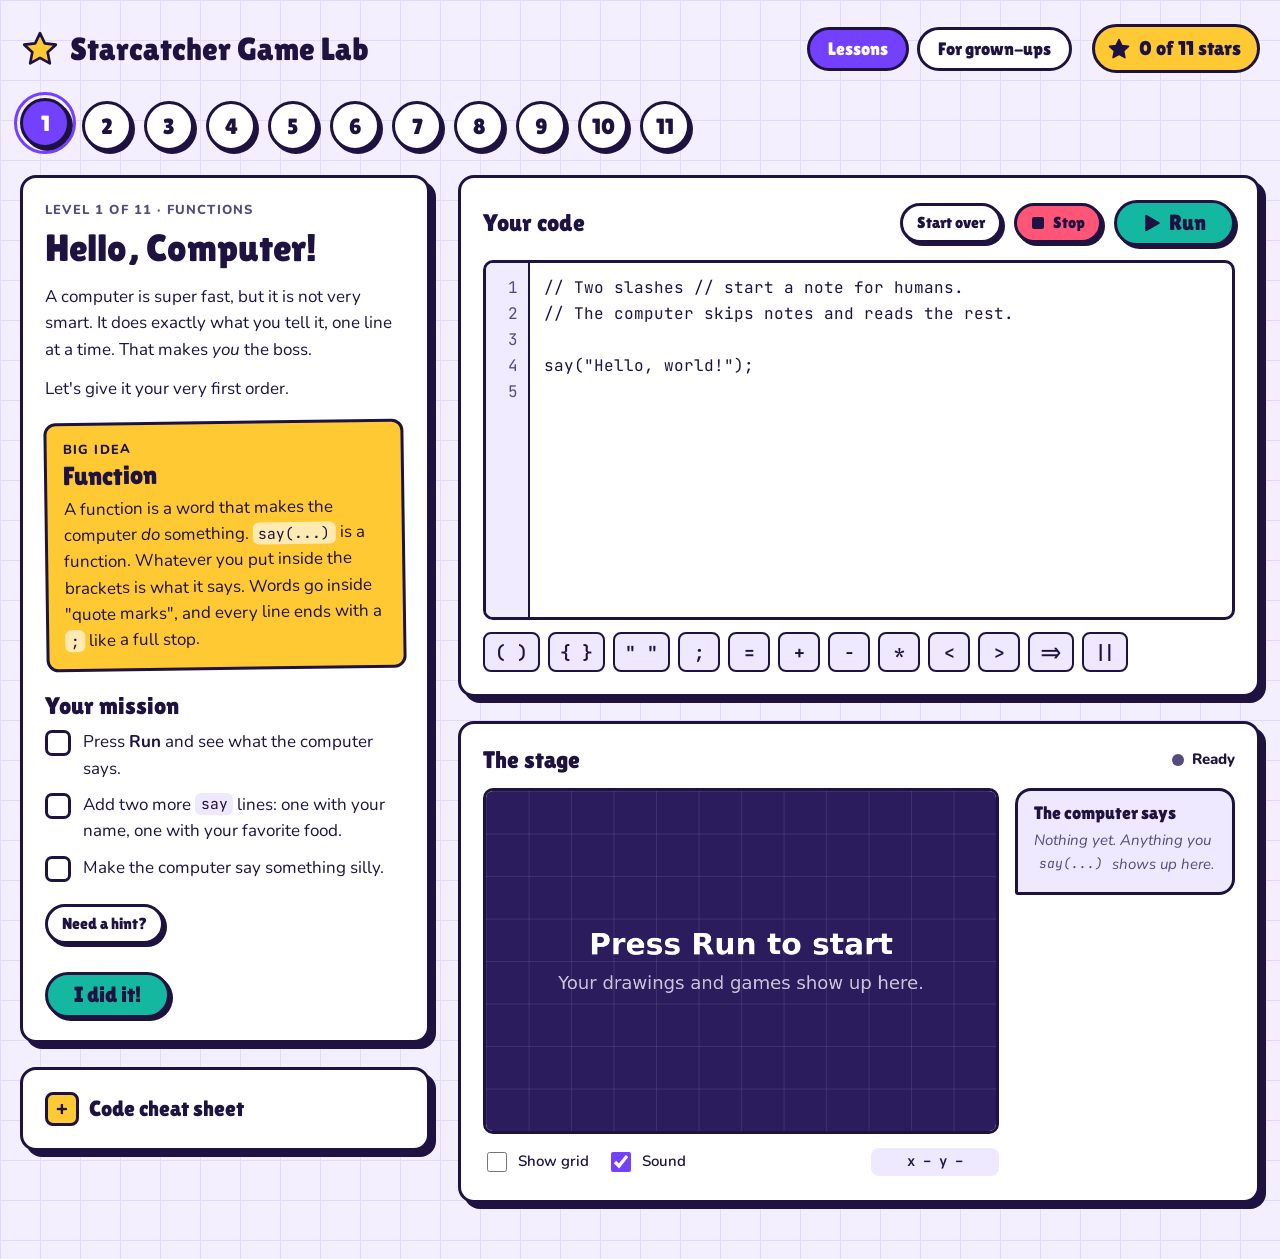
<file: index.html>
<!doctype html>
<html lang="en">
<head>
<meta charset="utf-8">
<meta name="viewport" content="width=device-width, initial-scale=1">
<title>Starcatcher Game Lab</title>
<link rel="stylesheet" href="https://fonts.googleapis.com/css2?family=JetBrains+Mono:wght@400;600&family=Lilita+One&family=Nunito:wght@400;600;800&display=swap">
<style>
/* Layout concept: a game-maker's workbench on graph paper. Lesson sheet on the left,
   editor over a live stage on the right. Chunky outlines and hard shadows, like stickers. */
:root {
  --bg: #F3EFFF;
  --grid: #E2DAFB;
  --panel: #FFFFFF;
  --panel-2: #EFE9FF;
  --ink: #1E1240;
  --ink-soft: #554A7E;
  --line: #1E1240;
  --shadow: #1E1240;
  --grape: #7440FF;
  --on-grape: #FFFFFF;
  --sun: #FFC933;
  --mint: #14B8A0;
  --coral: #FF5577;
  --on-bright: #1E1240;
  --code-bg: #FFFFFF;
  --code-ink: #1E1240;
  --gutter: #F0EBFF;
  --err-bg: #FFE3E9;
  --ok-bg: #D9F7F0;
  --font-display: "Lilita One", "Arial Rounded MT Bold", "Trebuchet MS", system-ui, sans-serif;
  --font-body: "Nunito", "Segoe UI", system-ui, sans-serif;
  --font-code: "JetBrains Mono", "SFMono-Regular", Menlo, Consolas, monospace;
}
@media (prefers-color-scheme: dark) {
  :root:not([data-theme="light"]) {
    --bg: #130A2B;
    --grid: #1E1347;
    --panel: #1F1445;
    --panel-2: #2B1C5E;
    --ink: #F2EDFF;
    --ink-soft: #B9AEE0;
    --line: #7762DB;
    --shadow: #07031A;
    --grape: #A98BFF;
    --on-grape: #190F3A;
    --code-bg: #120A2A;
    --code-ink: #F2EDFF;
    --gutter: #1A1038;
    --err-bg: #4A1630;
    --ok-bg: #0F3A3A;
    color-scheme: dark;
  }
}
:root[data-theme="dark"] {
  --bg: #130A2B;
  --grid: #1E1347;
  --panel: #1F1445;
  --panel-2: #2B1C5E;
  --ink: #F2EDFF;
  --ink-soft: #B9AEE0;
  --line: #7762DB;
  --shadow: #07031A;
  --grape: #A98BFF;
  --on-grape: #190F3A;
  --code-bg: #120A2A;
  --code-ink: #F2EDFF;
  --gutter: #1A1038;
  --err-bg: #4A1630;
  --ok-bg: #0F3A3A;
  color-scheme: dark;
}

[hidden] { display: none !important; }
* { box-sizing: border-box; }
body {
  margin: 0;
  background-color: var(--bg);
  background-image:
    linear-gradient(var(--grid) 1px, transparent 1px),
    linear-gradient(90deg, var(--grid) 1px, transparent 1px);
  background-size: 40px 40px;
  color: var(--ink);
  font-family: var(--font-body);
  font-size: 17px;
  line-height: 1.55;
  padding-inline: 16px;
  padding-block: 16px 56px;
  min-height: 100%;
}
.wrap { max-width: 1240px; margin-inline: auto; }
h1, h2, h3 { font-family: var(--font-display); font-weight: 400; line-height: 1.15; margin: 0; text-wrap: balance; }
p { margin: 0 0 .8em; }
code {
  font-family: var(--font-code);
  font-size: .86em;
  font-variant-ligatures: none;
  background: var(--panel-2);
  padding: .1em .38em;
  border-radius: 6px;
  overflow-wrap: anywhere;
}
button { font-family: inherit; color: inherit; touch-action: manipulation; }
:focus-visible { outline: 3px solid var(--grape); outline-offset: 3px; }

/* ---------- header ---------- */
.top { display: flex; flex-wrap: wrap; align-items: center; gap: 12px 20px; padding-block: 8px 18px; }
.brand { display: flex; align-items: center; gap: 10px; margin-right: auto; font-family: var(--font-display); font-size: 32px; line-height: 1; }
.brand svg { flex: none; }
.tabs { display: flex; gap: 8px; }
.tab {
  font-family: var(--font-display); font-size: 18px;
  background: var(--panel); border: 3px solid var(--line); border-radius: 999px;
  padding: 8px 18px; min-height: 44px; cursor: pointer;
}
.tab[aria-selected="true"] { background: var(--grape); color: var(--on-grape); }
.meter {
  display: flex; align-items: center; gap: 8px;
  font-family: var(--font-display); font-size: 20px;
  background: var(--sun); color: var(--on-bright);
  border: 3px solid var(--line); border-radius: 999px; padding: 6px 16px 6px 12px; min-height: 44px;
  font-variant-numeric: tabular-nums;
}
.meter.pulse { animation: pulse .6s ease-out; }
@keyframes pulse { 0% { transform: scale(1); } 35% { transform: scale(1.15) rotate(-3deg); } 100% { transform: scale(1); } }

/* ---------- buttons ---------- */
.btn {
  font-family: var(--font-display); font-size: 18px; line-height: 1.1;
  display: inline-flex; align-items: center; justify-content: center; gap: 8px;
  min-height: 46px; padding: 8px 20px;
  background: var(--panel); color: var(--ink);
  border: 3px solid var(--line); border-radius: 999px;
  box-shadow: 3px 3px 0 var(--shadow);
  cursor: pointer;
  transition: transform .08s, box-shadow .08s;
}
.btn:hover { transform: translate(-1px, -1px); box-shadow: 4px 4px 0 var(--shadow); }
.btn:active { transform: translate(3px, 3px); box-shadow: 0 0 0 var(--shadow); }
.btn-run { background: var(--mint); color: var(--on-bright); font-size: 22px; padding-inline: 26px; }
.btn-stop { background: var(--coral); color: var(--on-bright); }
.btn-grape { background: var(--grape); color: var(--on-grape); }
.btn-sun { background: var(--sun); color: var(--on-bright); }
.btn-small { min-height: 40px; font-size: 16px; padding: 6px 14px; }
.btn[disabled] { opacity: .55; cursor: default; box-shadow: none; transform: none; }

/* ---------- path ---------- */
.path { display: flex; gap: 12px; overflow-x: auto; padding: 10px 8px 16px; margin: 0 -8px 8px; scrollbar-width: thin; }
.node {
  width: 50px; height: 50px; flex: none; padding: 0;
  display: grid; place-items: center;
  border-radius: 50%; border: 3px solid var(--line);
  background: var(--panel); color: var(--ink);
  font-family: var(--font-display); font-size: 22px;
  box-shadow: 3px 3px 0 var(--shadow); cursor: pointer;
}
.node.is-done { background: var(--sun); color: var(--on-bright); }
.node.is-current { outline: 3px solid var(--grape); outline-offset: 3px; transform: translateY(-3px); }
.node.is-current:not(.is-done) { background: var(--grape); color: var(--on-grape); }

.trophy {
  display: flex; align-items: center; gap: 16px; flex-wrap: wrap;
  background: var(--sun); color: var(--on-bright);
  border: 3px solid var(--line); border-radius: 16px; box-shadow: 6px 6px 0 var(--shadow);
  padding: 16px 22px; margin-bottom: 20px;
}
.trophy h2 { font-size: 28px; }
.trophy p { margin: 0; }

/* ---------- layout ---------- */
.workspace { display: grid; grid-template-columns: minmax(300px, 410px) minmax(0, 1fr); gap: 28px; align-items: start; }
.col { display: flex; flex-direction: column; gap: 24px; min-width: 0; }
.card {
  background: var(--panel); border: 3px solid var(--line); border-radius: 16px;
  box-shadow: 6px 6px 0 var(--shadow); padding: 22px; min-width: 0;
}
.card-head { display: flex; flex-wrap: wrap; align-items: center; gap: 10px 12px; margin-bottom: 14px; }
.card-head h2 { font-size: 24px; margin-right: auto; }

/* ---------- lesson ---------- */
.eyebrow { font-size: 13px; font-weight: 800; letter-spacing: .09em; text-transform: uppercase; color: var(--ink-soft); margin: 0 0 6px; }
.lesson h1 { font-size: 38px; margin-bottom: 14px; }
.lesson .story p { max-width: 62ch; }
.big {
  background: var(--sun); color: var(--on-bright);
  border: 3px solid var(--line); border-radius: 12px;
  padding: 14px 16px; margin: 18px 0 22px;
  transform: rotate(-.8deg);
}
.big .label { font-size: 13px; font-weight: 800; letter-spacing: .09em; text-transform: uppercase; margin: 0 0 2px; }
.big .term { font-family: var(--font-display); font-size: 26px; line-height: 1.1; margin: 0 0 6px; }
.big p:last-child { margin: 0; }
.big code { background: rgba(255, 255, 255, .62); color: var(--on-bright); }
.lesson h2 { font-size: 24px; margin: 0 0 10px; }
.mission { list-style: none; margin: 0 0 22px; padding: 0; display: flex; flex-direction: column; gap: 10px; }
.mission label { display: flex; gap: 12px; align-items: flex-start; cursor: pointer; }
.mission input {
  appearance: none; -webkit-appearance: none; flex: none;
  width: 26px; height: 26px; margin: 1px 0 0;
  border: 3px solid var(--line); border-radius: 7px; background: var(--panel); cursor: pointer;
}
.mission input:checked { background: var(--mint); }
.mission input:checked::after {
  content: ""; display: block; width: 6px; height: 12px;
  border: solid var(--on-bright); border-width: 0 3px 3px 0;
  transform: translate(6px, 1px) rotate(45deg);
}
.mission input:checked + .mtext { color: var(--ink-soft); }
.help { display: flex; flex-direction: column; gap: 10px; margin-bottom: 22px; }
.hint {
  background: var(--panel-2); border: 3px dashed var(--line); border-radius: 10px;
  padding: 10px 14px;
}
.hint strong { font-family: var(--font-display); font-weight: 400; font-size: 18px; margin-right: 6px; }
.answer { background: var(--ok-bg); border: 3px solid var(--line); border-radius: 12px; padding: 12px 14px; }
.answer pre {
  margin: 8px 0 12px; padding: 12px; overflow-x: auto; max-height: 340px;
  background: var(--code-bg); color: var(--code-ink); border: 2px solid var(--line); border-radius: 8px;
  font: 14px/1.55 var(--font-code); font-variant-ligatures: none;
}
.answer pre code { background: none; padding: 0; font-size: inherit; white-space: pre; }
.help-actions, .done-row { display: flex; flex-wrap: wrap; gap: 12px; align-items: center; }
.done-row { padding-top: 6px; position: relative; }
.done-msg { font-family: var(--font-display); font-size: 20px; margin: 0; }

.cheat summary {
  font-family: var(--font-display); font-size: 22px; cursor: pointer; list-style: none;
  display: flex; align-items: center; gap: 10px;
}
.cheat summary::-webkit-details-marker { display: none; }
.cheat summary::before { content: "+"; display: grid; place-items: center; width: 28px; height: 28px; border: 3px solid var(--line); border-radius: 8px; background: var(--sun); color: var(--on-bright); font-size: 20px; line-height: 1; }
.cheat[open] summary::before { content: "\2212"; }
.cheat dl { margin: 14px 0 0; display: grid; gap: 10px; }
.cheat dt { font-family: var(--font-code); font-size: 14px; font-weight: 600; font-variant-ligatures: none; word-break: break-word; }
.cheat dd { margin: 2px 0 0; color: var(--ink-soft); font-size: 15px; line-height: 1.4; }

/* ---------- editor ---------- */
.editor {
  display: grid; grid-template-columns: auto minmax(0, 1fr);
  height: clamp(260px, 40vh, 420px);
  background: var(--code-bg); color: var(--code-ink);
  border: 3px solid var(--line); border-radius: 10px; overflow: hidden;
}
.editor:focus-within { outline: 3px solid var(--grape); outline-offset: 3px; }
.gutter, #code {
  font-family: var(--font-code); font-size: 16px; line-height: 26px; font-variant-ligatures: none;
  padding-block: 12px 30px;
}
.gutter {
  min-width: 44px; padding-inline: 8px 10px; text-align: right; white-space: pre;
  background: var(--gutter); color: var(--ink-soft); overflow: hidden; user-select: none;
  border-right: 2px solid var(--line);
}
.gutter .bad { background: var(--coral); color: var(--on-bright); border-radius: 4px; padding: 1px 5px; margin: 0 -5px; }
#code {
  width: 100%; height: 100%; border: 0; outline: 0; resize: none; margin: 0;
  background: transparent; color: inherit; padding-inline: 14px;
  white-space: pre; overflow: auto; tab-size: 2;
}
.chips { display: flex; flex-wrap: wrap; gap: 8px; margin-top: 12px; }
.chip {
  min-width: 42px; min-height: 40px; padding: 0 10px;
  font-family: var(--font-code); font-size: 18px; font-weight: 600;
  background: var(--panel-2); border: 2px solid var(--line); border-radius: 8px; cursor: pointer;
}
.chip:active { background: var(--sun); color: var(--on-bright); }

/* ---------- stage ---------- */
.stage-grid { display: grid; gap: 16px; }
.stage-wrap { position: relative; width: 100%; max-width: 560px; border: 3px solid var(--line); border-radius: 10px; overflow: hidden; background: #fff; }
.stage-wrap:focus-visible { outline-offset: 4px; }
#stage { display: block; width: 100%; height: auto; aspect-ratio: 3 / 2; touch-action: none; }
.tools { display: flex; flex-wrap: wrap; align-items: center; gap: 8px 18px; margin-top: 12px; font-size: 15px; font-weight: 600; }
.tools label { display: inline-flex; align-items: center; gap: 8px; cursor: pointer; min-height: 32px; }
.tools input { width: 20px; height: 20px; accent-color: var(--grape); }
.coords { margin-left: auto; font-family: var(--font-code); font-size: 14px; font-variant-numeric: tabular-nums; background: var(--panel-2); border-radius: 8px; padding: 3px 10px; min-width: 128px; text-align: center; }
.status { display: inline-flex; align-items: center; gap: 8px; font-weight: 800; font-size: 15px; }
.status::before { content: ""; width: 12px; height: 12px; border-radius: 50%; background: var(--ink-soft); }
.status[data-s="running"]::before { background: var(--mint); }
.status[data-s="error"]::before { background: var(--coral); }
.pad { display: none; gap: 8px; flex-wrap: wrap; margin-top: 12px; }
.pad button {
  min-width: 56px; min-height: 52px; padding: 0 14px; font-size: 22px;
  background: var(--panel-2); border: 3px solid var(--line); border-radius: 12px;
  box-shadow: 3px 3px 0 var(--shadow); user-select: none; -webkit-user-select: none; touch-action: none;
}
.pad button.is-down { background: var(--sun); color: var(--on-bright); transform: translate(3px, 3px); box-shadow: none; }
.pad .space { font-family: var(--font-display); font-size: 18px; }
@media (hover: none), (max-width: 760px) { .pad { display: flex; } }

.say {
  background: var(--panel-2); border: 3px solid var(--line); border-radius: 16px 16px 16px 3px;
  padding: 12px 16px; min-height: 96px; max-height: 280px; overflow-y: auto;
}
.say h3 { font-size: 18px; margin-bottom: 6px; }
.say p { margin: 0 0 4px; font-family: var(--font-code); font-size: 15px; font-variant-ligatures: none; overflow-wrap: anywhere; }
.say .empty { font-family: var(--font-body); color: var(--ink-soft); font-style: italic; }
.oops { background: var(--err-bg); border: 3px solid var(--coral); border-radius: 12px; padding: 12px 16px; }
.oops h3 { font-size: 20px; margin-bottom: 4px; }
.oops p { margin: 0 0 6px; }
.oops pre { margin: 6px 0; padding: 8px 10px; background: var(--code-bg); border-radius: 8px; font: 14px/1.5 var(--font-code); overflow-x: auto; }
.oops small { color: var(--ink-soft); display: block; overflow-wrap: anywhere; }

/* ---------- star burst ---------- */
.burst { position: absolute; left: 50%; top: 50%; width: 0; height: 0; pointer-events: none; }
.burst svg { position: absolute; left: -11px; top: -11px; width: 22px; height: 22px; color: var(--sun); animation: pop .9s ease-out forwards; }
@keyframes pop {
  from { transform: translate(0, 0) scale(.3) rotate(0); opacity: 1; }
  to { transform: translate(var(--dx), var(--dy)) scale(1.2) rotate(200deg); opacity: 0; }
}

/* ---------- grown-ups ---------- */
.grown { max-width: 900px; margin-inline: auto; display: flex; flex-direction: column; gap: 24px; }
.grown h1 { font-size: 40px; }
.grown h2 { font-size: 26px; margin-bottom: 10px; }
.grown ul { margin: 0 0 .8em; padding-left: 1.2em; }
.grown li { margin-bottom: 6px; }
.moves { display: grid; grid-template-columns: repeat(auto-fit, minmax(240px, 1fr)); gap: 14px; margin-top: 14px; }
.move { background: var(--panel-2); border: 3px solid var(--line); border-radius: 12px; padding: 12px 14px; }
.move:nth-child(odd) { border-radius: 12px 12px 12px 3px; }
.move h3 { font-size: 20px; margin-bottom: 4px; }
.move p { margin: 0; font-size: 16px; }
.table-scroll { overflow-x: auto; border: 3px solid var(--line); border-radius: 10px; }
.plan { border-collapse: collapse; width: 100%; min-width: 680px; font-size: 16px; }
.plan th { background: var(--sun); color: var(--on-bright); font-family: var(--font-display); font-weight: 400; font-size: 17px; text-align: left; padding: 8px 12px; }
.plan td { padding: 10px 12px; border-top: 2px solid var(--grid); vertical-align: top; }
.plan td:first-child { font-family: var(--font-display); font-size: 22px; width: 44px; }
.plan .fit { white-space: nowrap; font-variant-numeric: tabular-nums; }
.progress-row { display: flex; flex-wrap: wrap; align-items: center; gap: 12px 18px; }
.progress-row p { margin: 0; }
.grown > .card > h3 { font-size: 20px; margin: 18px 0 6px; }
.savebox {
  display: block; width: 100%; margin: 12px 0; padding: 10px 12px; resize: vertical;
  background: var(--code-bg); color: var(--code-ink);
  border: 3px solid var(--line); border-radius: 10px;
  font: 13px/1.5 var(--font-code); font-variant-ligatures: none;
}
#saveMsg, #loadMsg { font-weight: 800; font-size: 15px; }

/* ---------- responsive ---------- */
@media (min-width: 1240px) {
  .stage-grid { grid-template-columns: minmax(0, 560px) minmax(220px, 1fr); align-items: start; }
}
@media (max-width: 980px) {
  .workspace { grid-template-columns: minmax(0, 1fr); }
  .col { display: contents; }
  .lesson { order: 1; }
  .card-code { order: 2; }
  .card-stage { order: 3; scroll-margin-top: 12px; }
  .cheat { order: 4; }
}
@media (max-width: 1239px) {
  .stack { order: -1; }
  .say { min-height: 64px; }
}
@media (max-width: 560px) {
  body { font-size: 16px; }
  .brand { font-size: 27px; }
  .lesson h1 { font-size: 32px; }
  .card { padding: 16px; box-shadow: 4px 4px 0 var(--shadow); }
  .btn-run { font-size: 20px; padding-inline: 20px; }
}
@media (prefers-reduced-motion: reduce) {
  *, *::before, *::after { animation: none !important; transition: none !important; }
}

.stack { display: flex; flex-direction: column; gap: 14px; min-width: 0; }
</style>
</head>
<body>


<div class="wrap">
  <header class="top">
    <div class="brand">
      <svg width="40" height="40" viewBox="0 0 24 24" aria-hidden="true"><path d="M12 2.5l2.9 6.1 6.6.8-4.9 4.6 1.3 6.6L12 17.3l-5.9 3.3 1.3-6.6L2.5 9.4l6.6-.8z" fill="var(--sun)" stroke="var(--line)" stroke-width="1.6" stroke-linejoin="round"/></svg>
      <span>Starcatcher Game Lab</span>
    </div>
    <div class="tabs" role="tablist" aria-label="Sections">
      <button class="tab" id="tab-lessons" role="tab" aria-selected="true">Lessons</button>
      <button class="tab" id="tab-grownups" role="tab" aria-selected="false">For grown-ups</button>
    </div>
    <div class="meter" id="meter" role="status" aria-live="polite">
      <svg width="24" height="24" viewBox="0 0 24 24" aria-hidden="true"><path d="M12 2.5l2.9 6.1 6.6.8-4.9 4.6 1.3 6.6L12 17.3l-5.9 3.3 1.3-6.6L2.5 9.4l6.6-.8z" fill="currentColor" stroke="currentColor" stroke-width="1.6" stroke-linejoin="round"/></svg>
      <span><span id="starCount">0</span> of 11 stars</span>
    </div>
  </header>

  <main>
    <section id="view-lessons">
      <div class="trophy" id="trophy" hidden>
        <svg width="56" height="56" viewBox="0 0 24 24" aria-hidden="true"><path d="M12 2.5l2.9 6.1 6.6.8-4.9 4.6 1.3 6.6L12 17.3l-5.9 3.3 1.3-6.6L2.5 9.4l6.6-.8z" fill="#fff" stroke="var(--line)" stroke-width="1.4" stroke-linejoin="round"/></svg>
        <div>
          <h2>All 11 stars! You are a game maker.</h2>
          <p>You built a real game from nothing. Go show somebody, then keep remixing it.</p>
        </div>
      </div>

      <nav class="path" id="path" aria-label="Levels"></nav>

      <div class="workspace">
        <div class="col">
          <article class="card lesson" id="lesson" aria-live="polite"></article>

          <details class="card cheat">
            <summary>Code cheat sheet</summary>
            <dl>
              <dt>say("Hi!")</dt><dd>The computer talks. It shows up in the speech box.</dd>
              <dt>background("skyblue")</dt><dd>Paints the whole stage one color.</dd>
              <dt>circle(x, y, size, "gold")</dt><dd>A circle. x and y are the middle, size is how far it reaches from the middle.</dd>
              <dt>box(x, y, width, height, "red")</dt><dd>A rectangle. x and y are the top-left corner.</dd>
              <dt>emoji("🚀", x, y, size)</dt><dd>Draws a picture from the emoji keyboard, centered on x and y.</dd>
              <dt>write("Score", x, y, size, "white")</dt><dd>Writes words. x is the left edge.</dd>
              <dt>onFrame(() =&gt; { ... })</dt><dd>Runs the code inside about 60 times every second.</dd>
              <dt>keyDown("left")</dt><dd>True while the key is held. Also "right", "up", "down" and "space". A, D, W and S work too.</dd>
              <dt>random(1, 6)</dt><dd>A surprise whole number between the two numbers.</dd>
              <dt>distance(x1, y1, x2, y2)</dt><dd>How far apart two spots are.</dd>
              <dt>beep(440)</dt><dd>Plays a note. Try 200 for low, 440 for middle, 880 for high.</dd>
              <dt>stopGame()</dt><dd>Freezes the game. Press Run to start again.</dd>
              <dt>width and height</dt><dd>The stage size: 480 across and 320 down.</dd>
              <dt>Colors</dt><dd>Use names like "tomato", "gold", "limegreen", "skyblue", "midnightblue", "hotpink", or codes like "#ff66cc".</dd>
            </dl>
          </details>
        </div>

        <div class="col">
          <section class="card card-code">
            <div class="card-head">
              <h2>Your code</h2>
              <button class="btn btn-small" id="reset" type="button">Start over</button>
              <button class="btn btn-small btn-stop" id="stop" type="button">
                <svg width="14" height="14" viewBox="0 0 14 14" aria-hidden="true"><rect x="1" y="1" width="12" height="12" rx="2" fill="currentColor"/></svg>Stop
              </button>
              <button class="btn btn-run" id="run" type="button" title="Run (Ctrl+Enter)">
                <svg width="18" height="18" viewBox="0 0 18 18" aria-hidden="true"><path d="M3 1.5v15l13-7.5z" fill="currentColor" stroke="currentColor" stroke-width="1.5" stroke-linejoin="round"/></svg>Run
              </button>
            </div>
            <div class="editor">
              <div class="gutter" id="gutter" aria-hidden="true"></div>
              <textarea id="code" spellcheck="false" autocapitalize="off" autocomplete="off" autocorrect="off" wrap="off" aria-label="Your code. Press Escape then Tab to leave the editor."></textarea>
            </div>
            <div class="chips" id="chips" aria-label="Symbol keys"></div>
          </section>

          <section class="card card-stage" id="stageCard">
            <div class="card-head">
              <h2>The stage</h2>
              <span class="status" id="status" data-s="ready">Ready</span>
            </div>
            <div class="stage-grid">
              <div>
                <div class="stage-wrap" id="stageWrap" tabindex="0" aria-label="Game stage. Press Run, then use the arrow keys.">
                  <canvas id="stage" role="img" aria-label="The stage where your drawing or game appears"></canvas>
                </div>
                <div class="tools">
                  <label for="showGrid"><input type="checkbox" id="showGrid">Show grid</label>
                  <label for="sound"><input type="checkbox" id="sound" checked>Sound</label>
                  <span class="coords" id="coords" aria-hidden="true">x &ndash;   y &ndash;</span>
                </div>
                <div class="pad" id="pad" aria-label="On-screen controls">
                  <button type="button" data-key="left" aria-label="Left">&#9664;</button>
                  <button type="button" data-key="right" aria-label="Right">&#9654;</button>
                  <button type="button" data-key="up" aria-label="Up">&#9650;</button>
                  <button type="button" data-key="down" aria-label="Down">&#9660;</button>
                  <button type="button" data-key="space" class="space" aria-label="Space">Space</button>
                </div>
              </div>
              <div class="stack">
                <div class="say" id="say" aria-live="polite"></div>
                <div class="oops" id="oops" role="alert" hidden></div>
              </div>
            </div>
          </section>
        </div>
      </div>
    </section>

    <section id="view-grownups" hidden>
      <div class="grown">
        <div class="card">
          <p class="eyebrow">For grown-ups</p>
          <h1>The plan</h1>
          <p>Your child learns real JavaScript by building one game, step by step. The last level is a finished star-catching game that they have taken apart, understood and remixed.</p>
          <p>Everything runs on this page. Nothing is installed, nothing is uploaded and no account is needed.</p>
        </div>

        <div class="card">
          <h2>At a glance</h2>
          <ul>
            <li><strong>11 levels</strong>, <span id="totalTime">about 5 hours</span> in total. The last level is open-ended and can run as long as she likes.</li>
            <li><strong>Two or three short sessions a week</strong>, 20 to 30 minutes each. One level per sitting is plenty.</li>
            <li><strong>Best on a laptop.</strong> On a tablet, the symbol buttons under the editor and the on-screen arrows under the stage make it workable.</li>
            <li><strong>Saved on this device.</strong> Her stars and her code live in this browser. Clearing the browser's site data erases them.</li>
            <li><strong>A session shape that works:</strong> 5 minutes to run last time's game, 15 minutes on the new level, 5 minutes of free tinkering.</li>
          </ul>
        </div>

        <div class="card">
          <h2>How to sit with her</h2>
          <p>The aim is a kid who is comfortable changing code and seeing what happens. You do not need to know how to code.</p>
          <div class="moves">
            <div class="move"><h3>Predict, then run</h3><p>Before she presses Run, ask what she thinks will happen. Being wrong is useful information, not a failure.</p></div>
            <div class="move"><h3>Change one thing</h3><p>Invite her to change one number and watch what moves. Silly numbers are encouraged.</p></div>
            <div class="move"><h3>Ask, don't tell</h3><p>When something breaks: What did you expect? What happened instead? What is different between the two?</p></div>
            <div class="move"><h3>Let the bug speak</h3><p>Error messages are written in plain words and point to the line. Most bugs are a missing quote, a missing bracket, or a capital letter.</p></div>
            <div class="move"><h3>Hints before answers</h3><p>Each level has hints, then a peek at one possible answer. There is no penalty for using them.</p></div>
            <div class="move"><h3>Praise the process</h3><p>Notice when she tries something new, reads an error, or fixes her own typo. Those habits matter more than finishing fast.</p></div>
          </div>
        </div>

        <div class="card">
          <h2>Level by level</h2>
          <div class="table-scroll">
            <table class="plan">
              <thead><tr><th>#</th><th>Level</th><th>Big idea</th><th>Time</th><th>A question to ask her</th></tr></thead>
              <tbody id="planBody"></tbody>
            </table>
          </div>
        </div>

        <div class="card">
          <h2>If something is not working</h2>
          <ul>
            <li><strong>Arrow keys do nothing.</strong> Press Run, then click once on the stage. On a tablet, use the on-screen buttons under the stage.</li>
            <li><strong>No sound.</strong> Check that Sound is ticked under the stage. Some tablets mute web pages when the silent switch is on.</li>
            <li><strong>The code is a mess.</strong> Ctrl+Z (Cmd+Z on a Mac) undoes changes in the editor. Start over brings back the starting code for that level.</li>
            <li><strong>It seems frozen.</strong> Press Stop. A loop that never ends cannot hurt anything, and the page will tell her what happened.</li>
            <li><strong>Typing is hard on a tablet.</strong> The symbol buttons add brackets, quotes and operators in one tap, and Enter keeps her indentation.</li>
          </ul>
        </div>

        <div class="card">
          <h2>After level 11</h2>
          <ul>
            <li>Let her design a second game with the same tools: a runner, a maze, a pet that she feeds.</li>
            <li>If she likes making animations and stories, a block-based tool like Scratch is a gentle next stop. What she learned here (variables, loops, if, input) works the same way there.</li>
            <li>When she wants more, Python or a real web page are good next languages. The big ideas carry over to nearly every language.</li>
          </ul>
        </div>

        <div class="card">
          <h2>Save her progress</h2>
          <p>Browsers can erase a page's saved data if it goes unused for a while. A save code is a copy you keep. Make one now and then, and paste it somewhere safe, like Notes or an email to yourself.</p>
          <div class="progress-row">
            <button class="btn btn-small btn-sun" id="makeSave" type="button">Make save code</button>
            <span id="saveMsg" role="status"></span>
          </div>
          <textarea id="saveOut" class="savebox" readonly rows="3" aria-label="Save code" placeholder="Your save code appears here"></textarea>
          <h3>Load a save code</h3>
          <textarea id="saveIn" class="savebox" rows="3" aria-label="Paste a save code" placeholder="Paste a save code here"></textarea>
          <div class="progress-row">
            <button class="btn btn-small" id="loadSave" type="button">Load progress</button>
            <span id="loadMsg" role="status"></span>
          </div>
        </div>

        <div class="card">
          <h2>Progress</h2>
          <div class="progress-row">
            <p id="progressText"></p>
            <button class="btn btn-small btn-stop" id="resetAll" type="button">Erase all progress</button>
          </div>
        </div>
      </div>
    </section>
  </main>
</div>

<script>
const LESSONS = [
  {
    id: 1,
    title: "Hello, Computer!",
    tag: "Functions",
    story: "<p>A computer is super fast, but it is not very smart. It does exactly what you tell it, one line at a time. That makes <em>you</em> the boss.</p><p>Let's give it your very first order.</p>",
    big: { term: "Function", text: "A function is a word that makes the computer <em>do</em> something. <code>say(...)</code> is a function. Whatever you put inside the brackets is what it says. Words go inside \"quote marks\", and every line ends with a <code>;</code> like a full stop." },
    mission: [
      "Press <strong>Run</strong> and see what the computer says.",
      "Add two more <code>say</code> lines: one with your name, one with your favorite food.",
      "Make the computer say something silly."
    ],
    starter: `// Two slashes // start a note for humans.
// The computer skips notes and reads the rest.

say("Hello, world!");
`,
    hints: [
      "Copy the whole <code>say</code> line, paste it underneath, then change the words between the quote marks.",
      "Every line needs a <code>;</code> at the end, and every opening <code>\"</code> needs a closing <code>\"</code>."
    ],
    answer: `say("Hello, world!");
say("My name is Nova!");
say("My favorite food is pizza!");
say("Beep boop. I am a robot.");
`
  },
  {
    id: 2,
    title: "Boxes With Names",
    tag: "Variables",
    story: "<p>Games have to remember things: your score, your name, how many lives you have left. The computer remembers things in <strong>boxes with names</strong>.</p>",
    big: { term: "Variable", text: "<code>let hero = \"Captain Sparkle\";</code> makes a box called <code>hero</code> and puts the words inside. You can swap what is in the box any time. Words need \"quotes\". Numbers do not. A <code>+</code> glues things together." },
    mission: [
      "Change <code>hero</code> and <code>power</code> to your own hero and your own power number.",
      "Make a new box called <code>friend</code> and have the computer say it.",
      "Level up: write <code>power = power + 1000;</code> and then say the power again."
    ],
    starter: `let hero = "Captain Sparkle";
let power = 9000;

say("My hero is " + hero);
say("Power level: " + power);
`,
    hints: [
      "To make a new box, copy a <code>let</code> line and give it a new name.",
      "To change a box that already exists, leave out <code>let</code>: <code>power = power + 1000;</code>. Use <code>let</code> only when you first make a box."
    ],
    answer: `let hero = "Captain Sparkle";
let power = 9000;
let friend = "Sir Barksalot";

say("My hero is " + hero);
say("Power level: " + power);
say("Best friend: " + friend);

power = power + 1000;
say("After a snack, power level: " + power);
`
  },
  {
    id: 3,
    title: "Paint the Stage",
    tag: "Coordinates",
    story: "<p>Time to draw! The stage is a big grid. Every spot on it has two numbers: <strong>x</strong> (how far across) and <strong>y</strong> (how far down).</p><p>Tip: tick <strong>Show grid</strong> under the stage, and move your mouse over it to see the numbers.</p>",
    big: { term: "Coordinates", text: "<code>(0, 0)</code> is the top-left corner. <strong>x</strong> goes right. <strong>y</strong> goes <em>down</em>. Yes, down! The stage is 480 wide and 320 tall. Things you draw later land on top of things you drew earlier, like stickers." },
    mission: [
      "Run the starter and find the circle on the grid.",
      "Paint a scene: a sun in the top-right corner, a house, a tree, and a pet.",
      "Check the cheat sheet below for all the drawing words."
    ],
    starter: `background("skyblue");
circle(240, 160, 40, "gold");
box(0, 250, 480, 70, "limegreen");
emoji("🌳", 80, 215, 80);
`,
    hints: [
      "<code>box(x, y, width, height, \"color\")</code> puts its top-left corner at x and y. A door is just a small brown box.",
      "Draw the big background shapes first and the small stuff last, so nothing gets covered up."
    ],
    answer: `background("skyblue");

box(0, 250, 480, 70, "limegreen");     // grass
circle(420, 50, 36, "gold");            // sun

box(170, 160, 130, 100, "tomato");      // house
box(155, 138, 160, 28, "firebrick");    // roof
box(220, 205, 30, 55, "saddlebrown");   // door

emoji("🌳", 80, 215, 80);
emoji("🐶", 380, 245, 44);
emoji("☁️", 90, 60, 60);
`
  },
  {
    id: 4,
    title: "Do It Again!",
    tag: "Loops",
    story: "<p>Want ten stars? You could write ten lines. Boring! A <strong>loop</strong> does the same thing again and again so you only write it once.</p>",
    big: { term: "Loop", text: "<code>for (let i = 0; i &lt; 5; i++)</code> means: start <code>i</code> at 0, keep going while <code>i</code> is less than 5, and add 1 each time. Everything inside the <code>{ }</code> repeats. The counter <code>i</code> goes 0, 1, 2, 3, 4. Use it to space things out: <code>60 + i * 90</code> gives 60, 150, 240..." },
    mission: [
      "Predict first: how many stars will you see? Then press Run.",
      "Change the loop to draw 8 stars in a row, and fix the spacing so all of them fit on the stage.",
      "Add a second row of <code>✨</code> lower down.",
      "Bonus: sprinkle 30 small stars at random spots using <code>random(20, 460)</code>."
    ],
    starter: `background("midnightblue");

for (let i = 0; i < 5; i++) {
  emoji("⭐", 60 + i * 90, 80, 40);
}
`,
    hints: [
      "The stage is 480 wide. Try <code>50 + i * 54</code> for 8 stars. Do the math: the last star lands at 50 + 7 * 54 = 428.",
      "For random stars, make a second loop that runs 30 times. Inside it use <code>random(20, 460)</code> for x and <code>random(180, 310)</code> for y."
    ],
    answer: `background("midnightblue");

// two neat rows
for (let i = 0; i < 8; i++) {
  emoji("⭐", 50 + i * 54, 70, 36);
  emoji("✨", 50 + i * 54, 140, 30);
}

// a sprinkle of random stars
for (let n = 0; n < 30; n++) {
  emoji("⭐", random(20, 460), random(180, 310), 18);
}
`
  },
  {
    id: 5,
    title: "Make It Move!",
    tag: "Animation",
    story: "<p>A cartoon is lots of pictures shown really fast. Games work the same way. Your code inside <code>onFrame</code> runs about 60 times every second. Each time we wipe the stage, nudge things a tiny bit, and draw them again.</p><p>Notice the rocket flies away and never comes back? We will fix that next level.</p>",
    big: { term: "Animation loop", text: "Code inside <code>onFrame(() =&gt; { ... })</code> runs every frame. Change a variable a little bit each frame and things move! Start every frame with <code>background()</code> to wipe the old picture away." },
    mission: [
      "Change <code>speed</code> to 6. Then try 0.5. What happens?",
      "Add a second flyer, like <code>🛸</code>, in a different row with its own speed. It needs its own variables!",
      "Bonus: make something fall from the top instead of flying across."
    ],
    starter: `let x = 0;
let speed = 2;

onFrame(() => {
  background("skyblue");

  x = x + speed;
  emoji("🚀", x, 160, 56);
});
`,
    hints: [
      "Make two new boxes above <code>onFrame</code>: <code>let ufoX = 0;</code> and <code>let ufoSpeed = 5;</code>",
      "Inside <code>onFrame</code>, add <code>ufoX = ufoX + ufoSpeed;</code> and an <code>emoji</code> line that uses <code>ufoX</code>, with a different y so it flies in its own row."
    ],
    answer: `let x = 0;
let speed = 2;
let ufoX = 0;
let ufoSpeed = 5;

onFrame(() => {
  background("skyblue");

  x = x + speed;
  ufoX = ufoX + ufoSpeed;

  emoji("🚀", x, 100, 56);
  emoji("🛸", ufoX, 220, 56);
});
`
  },
  {
    id: 6,
    title: "Bounce and Decide",
    tag: "If statements",
    story: "<p>Games need to make choices. <em>If</em> the ball hits a wall, <em>then</em> turn around. The word for this is <code>if</code>.</p>",
    big: { term: "If statement", text: "<code>if (something) { ... }</code> runs the code in the curly braces only when the <em>something</em> is true. Handy symbols: <code>&lt;</code> less than, <code>&gt;</code> greater than, <code>||</code> means \"or\", <code>&amp;&amp;</code> means \"and\". A minus sign flips a number: <code>speed = -speed</code> turns it around." },
    mission: [
      "Run it. The ball bounces off the left and right walls and beeps.",
      "Predict: what if you delete the minus sign in <code>-speed</code>? Try it, then put it back.",
      "Make the ball also move up and down, bouncing off the floor and the ceiling."
    ],
    starter: `let x = 240;
let speed = 3;

onFrame(() => {
  background("lavender");
  x = x + speed;

  if (x > width - 25 || x < 25) {
    speed = -speed;
    beep(660);
  }

  emoji("⚽", x, 160, 50);
});
`,
    hints: [
      "Copy the x variables to make <code>y</code> and <code>ySpeed</code>. Start <code>y</code> at 160 and <code>ySpeed</code> at 2.",
      "Copy the whole <code>if</code> block, then swap <code>x</code> for <code>y</code>, <code>speed</code> for <code>ySpeed</code>, and <code>width</code> for <code>height</code>. Change the <code>emoji</code> line to use <code>y</code> too."
    ],
    answer: `let x = 240;
let speed = 3;
let y = 160;
let ySpeed = 2;

onFrame(() => {
  background("lavender");

  x = x + speed;
  y = y + ySpeed;

  if (x > width - 25 || x < 25) {
    speed = -speed;
    beep(660);
  }
  if (y > height - 25 || y < 25) {
    ySpeed = -ySpeed;
    beep(440);
  }

  emoji("⚽", x, y, 50);
});
`
  },
  {
    id: 7,
    title: "Take the Controls",
    tag: "Keyboard input",
    story: "<p>Now it is your turn to drive. <code>keyDown(\"left\")</code> is true for as long as the left arrow is held down. Combine it with <code>if</code> and you can steer anything.</p><p>Click <strong>Run</strong>, then use the arrow keys (or A and D). On a tablet, use the buttons under the stage.</p>",
    big: { term: "Input", text: "Input is anything the player does: pressing keys, tapping, clicking. <code>keyDown(\"left\")</code>, <code>keyDown(\"right\")</code>, <code>keyDown(\"up\")</code>, <code>keyDown(\"down\")</code> and <code>keyDown(\"space\")</code> all work." },
    mission: [
      "Drive the basket left and right. Try to drive it off the screen. Oops!",
      "Add two <code>if</code> rules so it stops at the walls. The basket is 56 wide, so keep x between 28 and <code>width - 28</code>.",
      "Bonus: hold <strong>Space</strong> for turbo speed."
    ],
    starter: `let x = 240;

onFrame(() => {
  background("honeydew");

  if (keyDown("left")) {
    x = x - 4;
  }
  if (keyDown("right")) {
    x = x + 4;
  }

  emoji("🧺", x, 280, 56);
});
`,
    hints: [
      "A wall rule looks like this: <code>if (x &lt; 28) { x = 28; }</code> Write another one for the right side using <code>width - 28</code>.",
      "For turbo, make a <code>speed</code> box. Set it to 4 at the start of each frame, then <code>if (keyDown(\"space\")) { speed = 9; }</code> and use <code>speed</code> when you move."
    ],
    answer: `let x = 240;
let speed = 4;

onFrame(() => {
  background("honeydew");

  speed = 4;
  if (keyDown("space")) {
    speed = 9;
  }

  if (keyDown("left")) {
    x = x - speed;
  }
  if (keyDown("right")) {
    x = x + speed;
  }

  if (x < 28) {
    x = 28;
  }
  if (x > width - 28) {
    x = width - 28;
  }

  emoji("🧺", x, 280, 56);
});
`
  },
  {
    id: 8,
    title: "Falling Stars",
    tag: "Random",
    story: "<p>Every game needs a little surprise. <code>random(30, 450)</code> picks a surprise number between 30 and 450. When the star falls off the bottom, we teleport it back to the top at a brand new random spot.</p>",
    big: { term: "Random", text: "<code>random(1, 6)</code> gives a whole number from 1 to 6, like rolling a dice. Use it so the game is different every time you play." },
    mission: [
      "Run it and watch the star fall again and again in different places.",
      "Add a second falling thing, like a <code>🌙</code>, with its own variables and its own speed.",
      "Bonus: make the star fall faster."
    ],
    starter: `let starX = random(30, 450);
let starY = 0;

onFrame(() => {
  background("midnightblue");

  starY = starY + 3;
  if (starY > height + 20) {
    starY = -20;
    starX = random(30, 450);
  }

  emoji("⭐", starX, starY, 40);
});
`,
    hints: [
      "Make <code>moonX</code> and <code>moonY</code> boxes above <code>onFrame</code>. Start <code>moonY</code> at -100 so the moon arrives later than the star.",
      "Copy the star's falling code and the star's <code>emoji</code> line, then swap the names to <code>moonX</code> and <code>moonY</code> and use a bigger speed like 5."
    ],
    answer: `let starX = random(30, 450);
let starY = 0;
let moonX = random(30, 450);
let moonY = -100;

onFrame(() => {
  background("midnightblue");

  starY = starY + 3;
  if (starY > height + 20) {
    starY = -20;
    starX = random(30, 450);
  }

  moonY = moonY + 5;
  if (moonY > height + 20) {
    moonY = -20;
    moonX = random(30, 450);
  }

  emoji("⭐", starX, starY, 40);
  emoji("🌙", moonX, moonY, 40);
});
`
  },
  {
    id: 9,
    title: "Catch It!",
    tag: "Collisions and score",
    story: "<p>Now we put the basket and the star together. The star falls, the basket moves, but nothing happens when they meet. We need the computer to notice a catch.</p>",
    big: { term: "Collision", text: "<code>distance(x1, y1, x2, y2)</code> tells you how far apart two spots are. If the star is closer than 40 to the basket, you caught it! Then add 1 to your score and send the star back to the top." },
    mission: [
      "Run it. You can steer, but catching does nothing yet.",
      "Add an <code>if</code> that uses <code>distance</code> to notice a catch, add 1 to <code>score</code>, and reset the star.",
      "Add <code>beep(880)</code> for a happy catch sound."
    ],
    starter: `let x = 240;
let starX = random(30, 450);
let starY = 0;
let score = 0;

onFrame(() => {
  background("midnightblue");

  if (keyDown("left")) {
    x = x - 6;
  }
  if (keyDown("right")) {
    x = x + 6;
  }
  if (x < 28) {
    x = 28;
  }
  if (x > width - 28) {
    x = width - 28;
  }

  starY = starY + 3;
  if (starY > height + 20) {
    starY = -20;
    starX = random(30, 450);
  }

  // MISSION: catch the star here!

  emoji("⭐", starX, starY, 40);
  emoji("🧺", x, 280, 56);
  write("Score: " + score, 12, 28, 22, "white");
});
`,
    hints: [
      "Put your <code>if</code> where the <code>MISSION</code> note is. The basket is at <code>x, 280</code> and the star is at <code>starX, starY</code>.",
      "Start with <code>if (distance(x, 280, starX, starY) &lt; 40) {</code> then add 1 to the score, beep, and reset the star the same way it resets at the bottom."
    ],
    answer: `let x = 240;
let starX = random(30, 450);
let starY = 0;
let score = 0;

onFrame(() => {
  background("midnightblue");

  if (keyDown("left")) {
    x = x - 6;
  }
  if (keyDown("right")) {
    x = x + 6;
  }
  if (x < 28) {
    x = 28;
  }
  if (x > width - 28) {
    x = width - 28;
  }

  starY = starY + 3;
  if (starY > height + 20) {
    starY = -20;
    starX = random(30, 450);
  }

  if (distance(x, 280, starX, starY) < 40) {
    score = score + 1;
    beep(880);
    starY = -20;
    starX = random(30, 450);
  }

  emoji("⭐", starX, starY, 40);
  emoji("🧺", x, 280, 56);
  write("Score: " + score, 12, 28, 22, "white");
});
`
  },
  {
    id: 10,
    title: "Lives and Game Over",
    tag: "Game state",
    story: "<p>Right now you cannot lose, so you cannot really win either. Let's add <strong>lives</strong>. Miss a star and lose one. Lose all three and it is game over.</p><p>We will also make the stars speed up as your score climbs.</p>",
    big: { term: "Game state", text: "State means everything the game needs to remember right now: score, lives, positions. <code>stopGame()</code> freezes the game when you are done. Press Run to play again." },
    mission: [
      "Make a <code>lives</code> box that starts at 3.",
      "When the star falls past the bottom, take away a life and play a low <code>beep(200)</code>.",
      "Show the lives as hearts using a loop.",
      "When <code>lives</code> hits 0, write GAME OVER and call <code>stopGame()</code>.",
      "Bonus: make stars fall faster as the score goes up."
    ],
    starter: `let x = 240;
let starX = random(30, 450);
let starY = 0;
let score = 0;

onFrame(() => {
  background("midnightblue");

  if (keyDown("left")) {
    x = x - 6;
  }
  if (keyDown("right")) {
    x = x + 6;
  }
  if (x < 28) {
    x = 28;
  }
  if (x > width - 28) {
    x = width - 28;
  }

  starY = starY + 3;

  if (distance(x, 280, starX, starY) < 40) {
    score = score + 1;
    beep(880);
    starY = -20;
    starX = random(30, 450);
  }

  if (starY > height + 20) {
    // MISSION: the star was missed. Lose a life here!
    starY = -20;
    starX = random(30, 450);
  }

  emoji("⭐", starX, starY, 40);
  emoji("🧺", x, 280, 56);
  write("Score: " + score, 12, 28, 22, "white");
});
`,
    hints: [
      "Add <code>let lives = 3;</code> at the top. Where the star is missed, write <code>lives = lives - 1;</code>",
      "Hearts: <code>for (let i = 0; i &lt; lives; i++) { emoji(\"❤️\", 450 - i * 36, 28, 28); }</code> Game over: <code>if (lives &lt;= 0) { write(\"GAME OVER\", 100, 150, 48, \"tomato\"); stopGame(); }</code> at the very end of <code>onFrame</code>.",
      "To speed up, change <code>starY = starY + 3;</code> to <code>starY = starY + 3 + score * 0.3;</code>"
    ],
    answer: `let x = 240;
let starX = random(30, 450);
let starY = 0;
let score = 0;
let lives = 3;

onFrame(() => {
  background("midnightblue");

  if (keyDown("left")) {
    x = x - 6;
  }
  if (keyDown("right")) {
    x = x + 6;
  }
  if (x < 28) {
    x = 28;
  }
  if (x > width - 28) {
    x = width - 28;
  }

  starY = starY + 3 + score * 0.3;

  if (distance(x, 280, starX, starY) < 40) {
    score = score + 1;
    beep(880);
    starY = -20;
    starX = random(30, 450);
  }

  if (starY > height + 20) {
    lives = lives - 1;
    beep(200);
    starY = -20;
    starX = random(30, 450);
  }

  emoji("⭐", starX, starY, 40);
  emoji("🧺", x, 280, 56);
  write("Score: " + score, 12, 28, 22, "white");

  for (let i = 0; i < lives; i++) {
    emoji("❤️", 450 - i * 36, 28, 28);
  }

  if (lives <= 0) {
    write("GAME OVER", 100, 150, 48, "tomato");
    write("Press Run to play again", 120, 200, 20, "white");
    stopGame();
  }
});
`
  },
  {
    id: 11,
    title: "Make It Yours",
    tag: "Remix",
    story: "<p>You built a real game. Now the best part: make it <em>yours</em>. Real game makers remix and tweak until it feels just right.</p><p>Pick at least three ideas from the mission list. Change them, break them, fix them.</p>",
    big: { term: "Remix", text: "Every programmer starts by changing other people's code. Change a number, see what happens. If it breaks, press Reset or undo, and try again. Breaking things is how you learn." },
    mission: [
      "Change the basket, the star, the colors, and the background.",
      "Give your game a name and write it on the stage.",
      "Add a bomb <code>💣</code> that costs a life if you catch it. (Peek at the answer if you get stuck.)",
      "Add a golden star <code>🌟</code> worth 5 points that falls faster.",
      "Make it harder or easier: change the speed, the number of lives, or the catch distance.",
      "Show your family and let them play!"
    ],
    starter: `let x = 240;
let starX = random(30, 450);
let starY = 0;
let score = 0;
let lives = 3;

onFrame(() => {
  background("midnightblue");

  if (keyDown("left")) {
    x = x - 6;
  }
  if (keyDown("right")) {
    x = x + 6;
  }
  if (x < 28) {
    x = 28;
  }
  if (x > width - 28) {
    x = width - 28;
  }

  starY = starY + 3 + score * 0.3;

  if (distance(x, 280, starX, starY) < 40) {
    score = score + 1;
    beep(880);
    starY = -20;
    starX = random(30, 450);
  }

  if (starY > height + 20) {
    lives = lives - 1;
    beep(200);
    starY = -20;
    starX = random(30, 450);
  }

  emoji("⭐", starX, starY, 40);
  emoji("🧺", x, 280, 56);
  write("Score: " + score, 12, 28, 22, "white");

  for (let i = 0; i < lives; i++) {
    emoji("❤️", 450 - i * 36, 28, 28);
  }

  if (lives <= 0) {
    write("GAME OVER", 100, 150, 48, "tomato");
    write("Press Run to play again", 120, 200, 20, "white");
    stopGame();
  }
});
`,
    hints: [
      "Easy wins: change <code>\"midnightblue\"</code> to another color, swap the emoji, or set <code>lives</code> to 5.",
      "For a bomb, make <code>bombX</code> and <code>bombY</code> boxes (start <code>bombY</code> at -200), make it fall, and when <code>distance</code> to the basket is under 40 do <code>lives = lives - 1;</code> and reset the bomb."
    ],
    answer: `let x = 240;
let starX = random(30, 450);
let starY = 0;
let bombX = random(30, 450);
let bombY = -200;
let score = 0;
let lives = 3;

onFrame(() => {
  background("midnightblue");

  if (keyDown("left")) {
    x = x - 6;
  }
  if (keyDown("right")) {
    x = x + 6;
  }
  if (x < 28) {
    x = 28;
  }
  if (x > width - 28) {
    x = width - 28;
  }

  starY = starY + 3 + score * 0.3;
  bombY = bombY + 4;

  if (distance(x, 280, starX, starY) < 40) {
    score = score + 1;
    beep(880);
    starY = -20;
    starX = random(30, 450);
  }

  if (starY > height + 20) {
    lives = lives - 1;
    beep(200);
    starY = -20;
    starX = random(30, 450);
  }

  if (distance(x, 280, bombX, bombY) < 40) {
    lives = lives - 1;
    beep(150);
    bombY = -20;
    bombX = random(30, 450);
  }

  if (bombY > height + 20) {
    bombY = -20;
    bombX = random(30, 450);
  }

  emoji("⭐", starX, starY, 40);
  emoji("💣", bombX, bombY, 40);
  emoji("🧺", x, 280, 56);
  write("Score: " + score, 12, 28, 22, "white");

  for (let i = 0; i < lives; i++) {
    emoji("❤️", 450 - i * 36, 28, 28);
  }

  if (lives <= 0) {
    write("GAME OVER", 100, 150, 48, "tomato");
    write("Press Run to play again", 120, 200, 20, "white");
    stopGame();
  }
});
`
  }
];

if (typeof module !== "undefined") module.exports = LESSONS;

</script>
<script>
// ---- Code runner -------------------------------------------------------
// Kid code runs inside a Web Worker. The worker never touches the page: it
// sends drawing commands and messages back, and the page draws them. Pressing
// Stop kills the worker, so a loop that never ends cannot freeze anything.

function workerEngine() {
  const W = 480, H = 320;
  const MAX_CMDS = 3000, MAX_SAY = 400;
  let cmds = [];
  let frameFn = null;
  let timer = null;
  let stopped = false;
  let guardCount = 0;
  let sayCount = 0;
  let lastBeep = 0;
  const keys = new Set();
  const post = (m) => self.postMessage(m);

  const num = (v) => {
    const n = typeof v === "number" ? v : parseFloat(v);
    return isFinite(n) ? n : 0;
  };
  const col = (c, fallback) => (c === undefined || c === null ? fallback : String(c));
  const show = (v) => {
    if (typeof v === "string") return v;
    try {
      return typeof v === "object" && v !== null ? JSON.stringify(v) : String(v);
    } catch (e) {
      return String(v);
    }
  };
  const add = (c) => {
    if (cmds.length < MAX_CMDS) cmds.push(c);
  };
  const flush = () => post({ type: "frame", cmds: cmds });

  const stopLoop = () => {
    stopped = true;
    if (timer !== null) {
      clearInterval(timer);
      timer = null;
    }
  };
  const fail = (e) => {
    stopLoop();
    const err = e && typeof e === "object" ? e : { name: "Error", message: String(e) };
    post({ type: "error", name: String(err.name || "Error"), message: String(err.message || ""), stack: String(err.stack || "") });
  };
  const step = () => {
    if (stopped || !frameFn) return;
    guardCount = 0;
    cmds = [];
    try {
      frameFn();
    } catch (e) {
      fail(e);
      return;
    }
    flush();
    if (stopped) {
      stopLoop();
      post({ type: "ended" });
    }
  };

  const aliases = { left: ["left", "a"], right: ["right", "d"], up: ["up", "w"], down: ["down", "s"], space: ["space", " "] };

  const api = {
    width: W,
    height: H,
    say: function () {
      if (sayCount >= MAX_SAY) return;
      sayCount++;
      let text = Array.prototype.map.call(arguments, show).join(" ");
      if (text.length > 400) text = text.slice(0, 400) + "...";
      post({ type: "say", text: text });
      if (sayCount === MAX_SAY) post({ type: "say", text: "(That is a lot of talking! I will stop here.)" });
    },
    background: function (color) {
      add(["bg", col(color, "white")]);
    },
    circle: function (x, y, size, color) {
      add(["circle", num(x), num(y), Math.max(0, num(size)), col(color, "black")]);
    },
    box: function (x, y, w, h, color) {
      add(["box", num(x), num(y), num(w), num(h), col(color, "black")]);
    },
    emoji: function (pic, x, y, size) {
      add(["emoji", String(pic), num(x), num(y), size === undefined ? 32 : Math.max(1, num(size))]);
    },
    write: function (words, x, y, size, color) {
      add(["write", show(words), num(x), num(y), size === undefined ? 20 : Math.max(1, num(size)), col(color, "black")]);
    },
    onFrame: function (fn) {
      if (typeof fn !== "function") throw new TypeError("onFrame needs a function");
      frameFn = fn;
    },
    keyDown: function (k) {
      const key = String(k).toLowerCase();
      return (aliases[key] || [key]).some((n) => keys.has(n));
    },
    random: function (a, b) {
      let lo = num(a), hi = num(b);
      if (b === undefined) {
        hi = lo;
        lo = 0;
      }
      if (lo > hi) {
        const t = lo;
        lo = hi;
        hi = t;
      }
      lo = Math.ceil(lo);
      hi = Math.floor(hi);
      return Math.floor(Math.random() * (hi - lo + 1)) + lo;
    },
    distance: function (x1, y1, x2, y2) {
      return Math.hypot(num(x1) - num(x2), num(y1) - num(y2));
    },
    beep: function (pitch, secs) {
      const now = Date.now();
      if (now - lastBeep < 70) return;
      lastBeep = now;
      post({ type: "beep", freq: Math.min(2000, Math.max(60, num(pitch === undefined ? 440 : pitch))), dur: Math.min(1, Math.max(0.05, num(secs === undefined ? 0.15 : secs))) });
    },
    stopGame: function () {
      stopped = true;
    }
  };

  Object.assign(self, api);
  self.__guard = function () {
    if (++guardCount > 300000) {
      const e = new Error("LOOP_TOO_LONG");
      e.name = "LoopError";
      throw e;
    }
  };
  self.__fail = fail;
  self.__step = step;
  self.__done = function () {
    if (stopped) return;
    if (frameFn) {
      timer = setInterval(step, 1000 / 60);
    } else {
      flush();
      post({ type: "ended" });
    }
  };
  self.onmessage = function (e) {
    const m = e.data || {};
    if (m.type === "key") {
      if (m.down) keys.add(m.key);
      else keys.delete(m.key);
    } else if (m.type === "allup") {
      keys.clear();
    }
  };
}

const ENGINE_SRC = "(" + workerEngine.toString() + ")();";

// Adds a safety check to the start of every for/while loop body.
function guardLoops(code) {
  return code.replace(/\b(for|while)\s*\(([^\n]*?)\)\s*\{/g, function (m) {
    return m + "__guard();";
  });
}

function buildWorkerSource(code) {
  const offset = (ENGINE_SRC.match(/\n/g) || []).length + 1; // lines before the user's line 1
  const body = guardLoops(String(code));
  const src = ENGINE_SRC + "\n" + "try{(function(){" + body + "\n})();}catch(e){__fail(e);}\n__done();";
  return { src: src, offset: offset };
}

if (typeof module !== "undefined") module.exports = { workerEngine, ENGINE_SRC, guardLoops, buildWorkerSource };

</script>
<script>
(function () {
  "use strict";

  const $ = (s, el) => (el || document).querySelector(s);
  const W = 480, H = 320, DPR = 2;
  const STAR_SVG = '<svg viewBox="0 0 24 24" aria-hidden="true"><path d="M12 2.5l2.9 6.1 6.6.8-4.9 4.6 1.3 6.6L12 17.3l-5.9 3.3 1.3-6.6L2.5 9.4l6.6-.8z" fill="currentColor" stroke="currentColor" stroke-width="1.6" stroke-linejoin="round"/></svg>';
  const esc = (s) => String(s).replace(/&/g, "&amp;").replace(/</g, "&lt;").replace(/>/g, "&gt;");

  const store = {
    get(k, d) {
      try {
        const v = localStorage.getItem(k);
        return v === null ? d : JSON.parse(v);
      } catch (e) {
        return d;
      }
    },
    set(k, v) {
      try {
        localStorage.setItem(k, JSON.stringify(v));
      } catch (e) {}
    },
    remove(k) {
      try {
        localStorage.removeItem(k);
      } catch (e) {}
    },
    clearAll() {
      try {
        for (let i = localStorage.length - 1; i >= 0; i--) {
          const k = localStorage.key(i);
          if (k && k.indexOf("cgl-") === 0) localStorage.removeItem(k);
        }
      } catch (e) {}
    }
  };

  // ---------- state ----------
  let cur = Math.min(Math.max(parseInt(store.get("cgl-cur", 0), 10) || 0, 0), LESSONS.length - 1);
  const done = new Set(store.get("cgl-done", []));
  const hintShown = {};
  const answerShown = {};
  let worker = null;
  let workerUrl = null;
  let running = false;
  let lastCmds = null;
  let lastOffset = 0;
  let pendingFrame = null;
  let drawQueued = false;
  let saveTimer = null;
  let escapeTab = false;

  // ---------- elements ----------
  const pathEl = $("#path");
  const lessonEl = $("#lesson");
  const editor = $("#code");
  const gutter = $("#gutter");
  const canvas = $("#stage");
  const ctx = canvas.getContext("2d");
  const stageWrap = $("#stageWrap");
  const sayEl = $("#say");
  const oopsEl = $("#oops");
  const statusEl = $("#status");
  const gridBox = $("#showGrid");
  const soundBox = $("#sound");
  const coordsEl = $("#coords");
  const meter = $("#meter");
  const starCount = $("#starCount");
  const trophy = $("#trophy");
  canvas.width = W * DPR;
  canvas.height = H * DPR;

  // ---------- two-step buttons (no popups) ----------
  function arm(btn, confirmText, action) {
    if (btn.dataset.armed) {
      clearTimeout(btn._t);
      btn.textContent = btn.dataset.label;
      delete btn.dataset.armed;
      action();
      return;
    }
    btn.dataset.label = btn.textContent;
    btn.dataset.armed = "1";
    btn.textContent = confirmText;
    btn._t = setTimeout(() => {
      btn.textContent = btn.dataset.label;
      delete btn.dataset.armed;
    }, 3500);
  }

  // ---------- path and meter ----------
  function renderPath() {
    pathEl.innerHTML = LESSONS.map((L, i) => {
      const isDone = done.has(L.id);
      return '<button class="node' + (isDone ? " is-done" : "") + (i === cur ? " is-current" : "") + '" data-i="' + i +
        '" title="' + esc(L.title) + '" aria-label="Level ' + L.id + ": " + esc(L.title) + (isDone ? " (finished)" : "") + '"' +
        (i === cur ? ' aria-current="step"' : "") + ">" + (isDone ? STAR_SVG.replace('viewBox', 'width="26" height="26" viewBox') : L.id) + "</button>";
    }).join("");
  }
  function updateMeter(pulse) {
    starCount.textContent = done.size;
    trophy.hidden = done.size < LESSONS.length;
    if (pulse) {
      meter.classList.remove("pulse");
      void meter.offsetWidth;
      meter.classList.add("pulse");
    }
  }

  // ---------- lesson card ----------
  function renderLesson() {
    const L = LESSONS[cur];
    const checks = store.get("cgl-checks-" + L.id, []);
    const isDone = done.has(L.id);
    const hs = hintShown[L.id] || 0;
    const ans = !!answerShown[L.id];

    let html = '<p class="eyebrow">Level ' + L.id + " of " + LESSONS.length + " · " + L.tag + "</p>";
    html += "<h1>" + L.title + '</h1><div class="story">' + L.story + "</div>";
    html += '<div class="big"><p class="label">Big idea</p><p class="term">' + L.big.term + "</p><p>" + L.big.text + "</p></div>";
    html += "<h2>Your mission</h2><ul class=\"mission\">" + L.mission.map((m, i) =>
      '<li><label><input type="checkbox" data-m="' + i + '"' + (checks.indexOf(i) >= 0 ? " checked" : "") + '><span class="mtext">' + m + "</span></label></li>").join("") + "</ul>";

    html += '<div class="help">';
    for (let i = 0; i < hs; i++) html += '<div class="hint"><strong>Hint ' + (i + 1) + "</strong>" + L.hints[i] + "</div>";
    if (ans) {
      html += '<div class="answer"><p><strong>One way to do it.</strong> Yours can look different and still be right.</p><pre><code>' + esc(L.answer) +
        '</code></pre><button class="btn btn-small" data-act="use-answer">Put it in my editor</button></div>';
    }
    if (hs < L.hints.length) html += '<div class="help-actions"><button class="btn btn-small" data-act="hint">' + (hs ? "Another hint" : "Need a hint?") + "</button></div>";
    else if (!ans) html += '<div class="help-actions"><button class="btn btn-small" data-act="peek">Peek at the answer</button></div>';
    html += "</div>";

    html += '<div class="done-row" id="doneRow">';
    if (isDone) {
      html += '<p class="done-msg">Level complete!</p>';
      if (cur < LESSONS.length - 1) html += '<button class="btn btn-grape" data-act="next">Next level →</button>';
    } else {
      html += '<button class="btn btn-run" data-act="done">I did it!</button>';
    }
    html += "</div>";
    lessonEl.innerHTML = html;
  }

  // ---------- editor ----------
  function updateGutter(badLine) {
    const n = editor.value.split("\n").length;
    let out = "";
    for (let i = 1; i <= n; i++) {
      out += (i === badLine ? '<span class="bad">' + i + "</span>" : i) + (i < n ? "\n" : "");
    }
    gutter.innerHTML = out;
    gutter.scrollTop = editor.scrollTop;
  }
  function insertText(text, back) {
    editor.focus();
    let ok = false;
    try {
      ok = document.execCommand("insertText", false, text);
    } catch (e) {}
    if (!ok) {
      const s = editor.selectionStart, e2 = editor.selectionEnd;
      editor.setRangeText(text, s, e2, "end");
      editor.dispatchEvent(new Event("input"));
    }
    if (back) {
      const p = editor.selectionStart - back;
      editor.setSelectionRange(p, p);
    }
  }
  function replaceAllCode(text) {
    editor.focus();
    editor.select();
    let ok = false;
    try {
      ok = document.execCommand("insertText", false, text);
    } catch (e) {}
    if (!ok) {
      editor.value = text;
      editor.dispatchEvent(new Event("input"));
    }
    editor.setSelectionRange(0, 0);
    editor.scrollTop = 0;
  }
  function setCode(text) {
    editor.value = text;
    editor.scrollTop = 0;
    updateGutter();
  }
  editor.addEventListener("input", () => {
    updateGutter();
    hideOops();
    clearTimeout(saveTimer);
    const id = LESSONS[cur].id;
    const val = editor.value;
    saveTimer = setTimeout(() => {
      saveTimer = null;
      store.set("cgl-code-" + id, val);
    }, 300);
  });
  editor.addEventListener("scroll", () => {
    gutter.scrollTop = editor.scrollTop;
  });
  editor.addEventListener("blur", () => {
    escapeTab = false;
  });
  editor.addEventListener("keydown", (e) => {
    if ((e.ctrlKey || e.metaKey) && e.key === "Enter") {
      e.preventDefault();
      run();
      return;
    }
    if (e.key === "Escape") {
      escapeTab = true;
      return;
    }
    if (e.key === "Tab" && !e.shiftKey && !e.ctrlKey && !e.metaKey && !e.altKey) {
      if (escapeTab) return;
      e.preventDefault();
      insertText("  ");
      return;
    }
    if (e.key === "Enter" && !e.shiftKey && !e.ctrlKey && !e.metaKey && !e.altKey && !e.isComposing) {
      const v = editor.value, s = editor.selectionStart;
      if (s !== editor.selectionEnd) return;
      const lineStart = v.lastIndexOf("\n", s - 1) + 1;
      const line = v.slice(lineStart, s);
      const indent = line.match(/^[ \t]*/)[0];
      const extra = /[{(\[]\s*$/.test(line) ? "  " : "";
      e.preventDefault();
      insertText("\n" + indent + extra);
    }
  });

  const CHIPS = [
    { l: "( )", t: "()", b: 1 }, { l: "{ }", t: "{}", b: 1, block: true }, { l: '" "', t: '""', b: 1 }, { l: ";", t: ";" },
    { l: "=", t: " = " }, { l: "+", t: " + " }, { l: "-", t: " - " }, { l: "*", t: " * " },
    { l: "<", t: " < " }, { l: ">", t: " > " }, { l: "=>", t: " => " }, { l: "||", t: " || " }
  ];
  $("#chips").innerHTML = CHIPS.map((c, i) => '<button type="button" class="chip" data-c="' + i + '" aria-label="Type ' + esc(c.l) + '">' + esc(c.l) + "</button>").join("");
  $("#chips").addEventListener("mousedown", (e) => e.preventDefault());
  $("#chips").addEventListener("click", (e) => {
    const b = e.target.closest(".chip");
    if (!b) return;
    const c = CHIPS[+b.dataset.c];
    if (c.block) {
      const v = editor.value, s = editor.selectionStart;
      const lineStart = v.lastIndexOf("\n", s - 1) + 1;
      const indent = v.slice(lineStart, s).match(/^[ \t]*/)[0];
      insertText("{\n" + indent + "  \n" + indent + "}", indent.length + 3);
    } else {
      insertText(c.t, c.b || 0);
    }
  });

  // ---------- stage drawing ----------
  function setFill(c) {
    ctx.fillStyle = "#000";
    ctx.fillStyle = c;
  }
  function drawIdle(big, small) {
    ctx.setTransform(DPR, 0, 0, DPR, 0, 0);
    ctx.fillStyle = "#2B1C5E";
    ctx.fillRect(0, 0, W, H);
    ctx.strokeStyle = "rgba(255,255,255,0.09)";
    ctx.lineWidth = 1;
    for (let x = 0; x <= W; x += 40) {
      ctx.beginPath();
      ctx.moveTo(x + 0.5, 0);
      ctx.lineTo(x + 0.5, H);
      ctx.stroke();
    }
    for (let y = 0; y <= H; y += 40) {
      ctx.beginPath();
      ctx.moveTo(0, y + 0.5);
      ctx.lineTo(W, y + 0.5);
      ctx.stroke();
    }
    ctx.textAlign = "center";
    ctx.textBaseline = "middle";
    ctx.fillStyle = "#FFFFFF";
    ctx.font = 'bold 28px "Trebuchet MS", system-ui, sans-serif';
    ctx.fillText(big, W / 2, H / 2 - 14);
    ctx.fillStyle = "rgba(255,255,255,0.75)";
    ctx.font = '17px system-ui, "Segoe UI", sans-serif';
    ctx.fillText(small, W / 2, H / 2 + 22);
  }
  function drawGridOverlay() {
    ctx.save();
    ctx.lineWidth = 1;
    ctx.strokeStyle = "rgba(0,0,0,0.28)";
    for (let x = 0; x <= W; x += 40) {
      ctx.beginPath();
      ctx.moveTo(x + 0.5, 0);
      ctx.lineTo(x + 0.5, H);
      ctx.stroke();
    }
    for (let y = 0; y <= H; y += 40) {
      ctx.beginPath();
      ctx.moveTo(0, y + 0.5);
      ctx.lineTo(W, y + 0.5);
      ctx.stroke();
    }
    ctx.font = 'bold 11px system-ui, "Segoe UI", sans-serif';
    ctx.textBaseline = "top";
    ctx.textAlign = "left";
    ctx.lineJoin = "round";
    ctx.lineWidth = 3;
    const label = (txt, x, y) => {
      ctx.strokeStyle = "rgba(255,255,255,0.9)";
      ctx.strokeText(txt, x, y);
      ctx.fillStyle = "#1E1240";
      ctx.fillText(txt, x, y);
    };
    for (let x = 80; x < W; x += 80) label(String(x), x + 3, 2);
    for (let y = 80; y < H; y += 80) label(String(y), 3, y + 2);
    ctx.restore();
  }
  function drawFrame(cmds) {
    lastCmds = cmds;
    if (!cmds.length) {
      drawIdle("Nothing to draw here", "This one just talks. Check the speech box.");
    } else {
      ctx.setTransform(DPR, 0, 0, DPR, 0, 0);
      ctx.fillStyle = "#fff";
      ctx.fillRect(0, 0, W, H);
      for (let i = 0; i < cmds.length; i++) {
        const c = cmds[i];
        switch (c[0]) {
          case "bg":
            setFill(c[1]);
            ctx.fillRect(0, 0, W, H);
            break;
          case "circle":
            ctx.beginPath();
            ctx.arc(c[1], c[2], c[3], 0, Math.PI * 2);
            setFill(c[4]);
            ctx.fill();
            break;
          case "box":
            setFill(c[5]);
            ctx.fillRect(c[1], c[2], c[3], c[4]);
            break;
          case "emoji":
            ctx.font = c[4] + 'px "Apple Color Emoji","Segoe UI Emoji","Noto Color Emoji",sans-serif';
            ctx.textAlign = "center";
            ctx.textBaseline = "middle";
            ctx.fillStyle = "#000";
            ctx.fillText(c[1], c[2], c[3]);
            break;
          case "write":
            ctx.font = "bold " + c[4] + 'px system-ui,"Segoe UI",Roboto,sans-serif';
            ctx.textAlign = "left";
            ctx.textBaseline = "middle";
            setFill(c[5]);
            ctx.fillText(c[1], c[2], c[3]);
            break;
        }
      }
    }
    if (gridBox.checked) drawGridOverlay();
  }
  function queueFrame(cmds) {
    pendingFrame = cmds;
    if (drawQueued) return;
    drawQueued = true;
    requestAnimationFrame(() => {
      drawQueued = false;
      if (pendingFrame) {
        const f = pendingFrame;
        pendingFrame = null;
        drawFrame(f);
      }
    });
  }
  gridBox.addEventListener("change", () => {
    store.set("cgl-grid", gridBox.checked);
    if (lastCmds) drawFrame(lastCmds);
    else drawIdle("Press Run to start", "Your drawings and games show up here.");
  });
  soundBox.addEventListener("change", () => store.set("cgl-sound", soundBox.checked));
  gridBox.checked = !!store.get("cgl-grid", false);
  soundBox.checked = store.get("cgl-sound", true) !== false;

  function pointerCoords(e) {
    const r = canvas.getBoundingClientRect();
    const x = Math.round(((e.clientX - r.left) / r.width) * W);
    const y = Math.round(((e.clientY - r.top) / r.height) * H);
    coordsEl.textContent = "x " + Math.max(0, Math.min(W, x)) + "   y " + Math.max(0, Math.min(H, y));
  }
  canvas.addEventListener("pointermove", pointerCoords);
  canvas.addEventListener("pointerdown", pointerCoords);
  canvas.addEventListener("pointerleave", () => {
    coordsEl.textContent = "x –   y –";
  });

  // ---------- messages and errors ----------
  function setStatus(s, text) {
    statusEl.dataset.s = s;
    statusEl.textContent = text;
  }
  function clearSay() {
    sayEl.innerHTML = '<h3>The computer says</h3><p class="empty">Nothing yet. Anything you <code>say(...)</code> shows up here.</p>';
  }
  function addSay(text) {
    const empty = $(".empty", sayEl);
    if (empty) empty.remove();
    const p = document.createElement("p");
    p.textContent = text;
    sayEl.appendChild(p);
    while (sayEl.children.length > 61) sayEl.removeChild(sayEl.children[1]);
    sayEl.scrollTop = sayEl.scrollHeight;
  }
  function hideOops() {
    if (!oopsEl.hidden) {
      oopsEl.hidden = true;
      oopsEl.innerHTML = "";
      updateGutter();
    }
  }
  function explain(name, message) {
    const m = String(message || "").replace(/^Uncaught\s*/, "").replace(/^[A-Za-z]*Error:\s*/, "");
    let r;
    if (name === "RunnerError") return "The code runner could not start in this browser. Ask a grown-up to try a different browser or device.";
    if (name === "LoopError") return "A loop never finished, so I stopped it. Check the numbers in your for loop. Does the counter ever reach the end?";
    if (name === "ReferenceError" && (r = m.match(/^(\S+) is not defined/))) {
      return "I do not know the word \"" + r[1] + "\". Check the spelling, because capital letters matter. If it is a box you made, did you create it with let first?";
    }
    if (name === "TypeError" && /is not a function/.test(m)) {
      return "That is not something I can call like a function. Check the spelling of the word right before the ( ).";
    }
    if (name === "TypeError" && /constant/.test(m)) return "That box was made with const, so it cannot change. Use let instead.";
    if (name === "TypeError" && /onFrame needs/.test(m)) return "onFrame needs something to run each frame. Write it like this: onFrame(() => { ... });";
    if (name === "SyntaxError") {
      if (/already been declared/.test(m)) return "You made the same box twice. Use let only the first time, then leave it out.";
      if (/end of input/i.test(m)) return "The code ended too soon. Look for a missing } or ).";
      if (/Unexpected token '?\}'?/.test(m)) return "There is a } in the wrong place. Count your { and } to see if they match.";
      if (/token|string|missing|unterminated|expected/i.test(m)) return "Something is typed wrong here. Look for a quote mark \" that never closed, or a missing ) or }.";
      return "Something is typed wrong on this line. Check your quote marks, brackets ( ) and curly braces { }.";
    }
    return "Something went wrong: " + m;
  }
  function lineFromStack(stack, offset, total) {
    const re = /:(\d+):(\d+)/g;
    let m;
    while ((m = re.exec(stack || ""))) {
      const n = parseInt(m[1], 10) - offset;
      if (n >= 1 && n <= total) return n;
    }
    return 0;
  }
  function showOops(info) {
    stopWorker();
    setStatus("error", "Oops");
    const lines = editor.value.split("\n");
    let line = info.line || 0;
    if (!line && info.stack) line = lineFromStack(info.stack, lastOffset, lines.length);
    if (line < 1 || line > lines.length) line = 0;
    let html = "<h3>Oops, a little bug!</h3><p>" + esc(explain(info.name, info.message)) + "</p>";
    if (line) html += "<p>Look at <strong>line " + line + "</strong>:</p><pre>" + esc(lines[line - 1].trim() || "(empty line)") + "</pre>";
    html += "<small>The computer's exact words: " + esc((info.name ? info.name + ": " : "") + String(info.message || "").replace(/^Uncaught\s*/, "")) + "</small>";
    oopsEl.innerHTML = html;
    oopsEl.hidden = false;
    updateGutter(line);
  }

  // ---------- sound ----------
  let actx = null;
  function initAudio() {
    try {
      if (!actx) {
        const AC = window.AudioContext || window.webkitAudioContext;
        if (AC) actx = new AC();
      }
      if (actx && actx.state === "suspended") actx.resume();
    } catch (e) {}
  }
  function beep(freq, dur) {
    if (!actx || !soundBox.checked) return;
    try {
      const o = actx.createOscillator(), g = actx.createGain(), t = actx.currentTime;
      o.type = "triangle";
      o.frequency.value = freq;
      g.gain.setValueAtTime(0.0001, t);
      g.gain.exponentialRampToValueAtTime(0.18, t + 0.01);
      g.gain.exponentialRampToValueAtTime(0.0001, t + dur);
      o.connect(g);
      g.connect(actx.destination);
      o.start(t);
      o.stop(t + dur + 0.03);
    } catch (e) {}
  }

  // ---------- running code ----------
  function stopWorker() {
    running = false;
    if (worker) {
      try {
        worker.terminate();
      } catch (e) {}
      worker = null;
    }
    if (workerUrl) {
      try {
        URL.revokeObjectURL(workerUrl);
      } catch (e) {}
      workerUrl = null;
    }
    releasePad();
  }
  function run() {
    stopWorker();
    hideOops();
    clearSay();
    lastCmds = null;
    pendingFrame = null;
    const code = editor.value.replace(/[\u201C\u201D\u201E]/g, '"').replace(/[\u2018\u2019]/g, "'").replace(/[\u00A0\u2007\u202F]/g, " ");
    store.set("cgl-code-" + LESSONS[cur].id, editor.value);
    const built = buildWorkerSource(code);
    lastOffset = built.offset;
    initAudio();
    let w;
    try {
      workerUrl = URL.createObjectURL(new Blob([built.src], { type: "text/javascript" }));
      w = new Worker(workerUrl);
    } catch (err) {
      showOops({ name: "Error", message: "This browser would not start the code runner. Try a different browser, or ask a grown-up to check." });
      return;
    }
    worker = w;
    running = true;
    setStatus("running", /keyDown/.test(code) ? "Playing. Use the arrow keys or A and D." : "Running");
    w.onmessage = (e) => {
      if (w !== worker) return;
      const m = e.data || {};
      if (m.type === "frame") queueFrame(m.cmds);
      else if (m.type === "say") addSay(m.text);
      else if (m.type === "beep") beep(m.freq, m.dur);
      else if (m.type === "error") showOops(m);
      else if (m.type === "ended") {
        stopWorker();
        setStatus("done", "Finished. Press Run to go again.");
      }
    };
    w.onerror = (e) => {
      if (w !== worker) return;
      if (e.preventDefault) e.preventDefault();
      const msg = String(e.message || "");
      if (!msg) {
        showOops({ name: "RunnerError", message: "The worker did not start." });
        return;
      }
      const nm = (msg.replace(/^Uncaught\s*/, "").match(/^([A-Za-z]*Error)/) || [])[1] || "SyntaxError";
      const line = e.lineno ? e.lineno - lastOffset : 0;
      showOops({ name: nm, message: msg, line: line });
    };
    stageWrap.focus({ preventScroll: true });
    const calm = window.matchMedia && matchMedia("(prefers-reduced-motion: reduce)").matches;
    const behavior = calm ? "auto" : "smooth";
    if (window.matchMedia && matchMedia("(max-width: 980px)").matches) {
      const card = $("#stageCard");
      if (card) card.scrollIntoView({ block: "start", behavior: behavior });
    } else {
      const r = stageWrap.getBoundingClientRect();
      if (r.bottom > window.innerHeight || r.top < 0) stageWrap.scrollIntoView({ block: "nearest", behavior: behavior });
    }
  }
  function stopRun() {
    if (!worker) return;
    stopWorker();
    setStatus("done", "Stopped");
  }
  $("#run").addEventListener("click", run);
  $("#stop").addEventListener("click", stopRun);
  $("#reset").addEventListener("click", (e) => {
    arm(e.currentTarget, "Sure? Click again", () => {
      replaceAllCode(LESSONS[cur].starter);
      store.set("cgl-code-" + LESSONS[cur].id, LESSONS[cur].starter);
      stopWorker();
      hideOops();
      clearSay();
      lastCmds = null;
      drawIdle("Press Run to start", "Your drawings and games show up here.");
      setStatus("ready", "Ready");
    });
  });

  // ---------- keyboard and touch controls ----------
  const KEYMAP = { ArrowLeft: "left", ArrowRight: "right", ArrowUp: "up", ArrowDown: "down", " ": "space", Spacebar: "space" };
  const GAMEKEYS = { left: 1, right: 1, up: 1, down: 1, space: 1 };
  const normKey = (e) => KEYMAP[e.key] || (e.key && e.key.length === 1 ? e.key.toLowerCase() : null);
  const isTyping = (t) => t && (t.tagName === "TEXTAREA" || t.tagName === "INPUT" || t.tagName === "SELECT" || t.isContentEditable);
  const send = (key, down) => {
    if (worker) worker.postMessage({ type: "key", key: key, down: down });
  };
  document.addEventListener("keydown", (e) => {
    if (!worker || !running || isTyping(e.target) || e.ctrlKey || e.metaKey || e.altKey) return;
    const k = normKey(e);
    if (!k) return;
    if (GAMEKEYS[k]) e.preventDefault();
    if (!e.repeat) send(k, true);
  });
  document.addEventListener("keyup", (e) => {
    const k = normKey(e);
    if (k) send(k, false);
  });
  window.addEventListener("blur", () => {
    if (worker) worker.postMessage({ type: "allup" });
    releasePad();
  });
  const padDown = new Set();
  function releasePad() {
    padDown.forEach((b) => b.classList.remove("is-down"));
    padDown.clear();
  }
  const pad = $("#pad");
  pad.addEventListener("pointerdown", (e) => {
    const b = e.target.closest("button");
    if (!b) return;
    e.preventDefault();
    try {
      b.setPointerCapture(e.pointerId);
    } catch (err) {}
    b.classList.add("is-down");
    padDown.add(b);
    send(b.dataset.key, true);
  });
  const padUp = (e) => {
    const b = e.target.closest("button");
    if (!b) return;
    b.classList.remove("is-down");
    padDown.delete(b);
    send(b.dataset.key, false);
  };
  pad.addEventListener("pointerup", padUp);
  pad.addEventListener("pointercancel", padUp);
  pad.addEventListener("contextmenu", (e) => e.preventDefault());

  // ---------- lesson actions ----------
  function celebrate(host) {
    if (window.matchMedia && matchMedia("(prefers-reduced-motion: reduce)").matches) return;
    const b = document.createElement("div");
    b.className = "burst";
    b.style.left = "70px";
    for (let i = 0; i < 14; i++) {
      const a = (i / 14) * Math.PI * 2 + Math.random() * 0.3;
      const d = 60 + Math.random() * 70;
      const holder = document.createElement("span");
      holder.innerHTML = STAR_SVG;
      const svg = holder.firstChild;
      svg.style.setProperty("--dx", Math.cos(a) * d + "px");
      svg.style.setProperty("--dy", Math.sin(a) * d + "px");
      svg.style.animationDelay = Math.random() * 0.1 + "s";
      b.appendChild(svg);
    }
    host.appendChild(b);
    setTimeout(() => b.remove(), 1300);
  }
  lessonEl.addEventListener("change", (e) => {
    const cb = e.target.closest("input[data-m]");
    if (!cb) return;
    const id = LESSONS[cur].id;
    const set = new Set(store.get("cgl-checks-" + id, []));
    if (cb.checked) set.add(+cb.dataset.m);
    else set.delete(+cb.dataset.m);
    store.set("cgl-checks-" + id, Array.from(set));
  });
  lessonEl.addEventListener("click", (e) => {
    const b = e.target.closest("[data-act]");
    if (!b) return;
    const L = LESSONS[cur];
    const act = b.dataset.act;
    if (act === "hint") {
      hintShown[L.id] = Math.min((hintShown[L.id] || 0) + 1, L.hints.length);
      renderLesson();
    } else if (act === "peek") {
      answerShown[L.id] = true;
      renderLesson();
    } else if (act === "use-answer") {
      arm(b, "Replace my code? Click again", () => {
        replaceAllCode(L.answer);
        store.set("cgl-code-" + L.id, L.answer);
        hideOops();
      });
    } else if (act === "done") {
      done.add(L.id);
      store.set("cgl-done", Array.from(done));
      renderPath();
      updateMeter(true);
      renderLesson();
      const row = $("#doneRow");
      if (row) celebrate(row);
      renderGrownProgress();
    } else if (act === "next") {
      loadLesson(cur + 1);
      window.scrollTo({ top: 0, behavior: "smooth" });
    }
  });
  pathEl.addEventListener("click", (e) => {
    const b = e.target.closest(".node");
    if (b) loadLesson(+b.dataset.i);
  });

  function loadLesson(i) {
    if (saveTimer) {
      clearTimeout(saveTimer);
      saveTimer = null;
      store.set("cgl-code-" + LESSONS[cur].id, editor.value);
    }
    cur = Math.min(Math.max(i, 0), LESSONS.length - 1);
    store.set("cgl-cur", cur);
    const L = LESSONS[cur];
    stopWorker();
    const saved = store.get("cgl-code-" + L.id, null);
    setCode(typeof saved === "string" ? saved : L.starter);
    hideOops();
    clearSay();
    lastCmds = null;
    pendingFrame = null;
    drawIdle("Press Run to start", "Your drawings and games show up here.");
    setStatus("ready", "Ready");
    renderPath();
    renderLesson();
    const node = $(".node.is-current", pathEl);
    if (node && node.scrollIntoView) node.scrollIntoView({ block: "nearest", inline: "center" });
  }

  // ---------- views ----------
  const views = { lessons: $("#view-lessons"), grownups: $("#view-grownups") };
  const tabs = { lessons: $("#tab-lessons"), grownups: $("#tab-grownups") };
  function showView(name) {
    Object.keys(views).forEach((k) => {
      views[k].hidden = k !== name;
      tabs[k].setAttribute("aria-selected", k === name ? "true" : "false");
    });
    if (name !== "lessons") stopWorker();
    window.scrollTo({ top: 0 });
  }
  tabs.lessons.addEventListener("click", () => showView("lessons"));
  tabs.grownups.addEventListener("click", () => showView("grownups"));

  // ---------- grown-ups page ----------
  const PLAN = [
    { m: 15, q: "What would happen if we forgot the quote marks?" },
    { m: 20, q: "What is inside the box after power = power + 1000?" },
    { m: 25, q: "To move the sun lower, does y get bigger or smaller?" },
    { m: 25, q: "How many stars will it draw? Predict before you press Run." },
    { m: 25, q: "Why do we need background() inside onFrame?" },
    { m: 30, q: "What happens if we remove the minus sign in -speed?" },
    { m: 30, q: "Why does the basket keep moving while the key is held?" },
    { m: 30, q: "Why does the star jump back to -20 instead of 0?" },
    { m: 35, q: "What if the catch distance were 100? Fair or too easy?" },
    { m: 35, q: "How could the game get harder as your score goes up?" },
    { m: 45, q: "What would make this game feel like yours?" }
  ];
  function renderPlan() {
    const total = PLAN.reduce((a, p) => a + p.m, 0);
    $("#planBody").innerHTML = LESSONS.map((L, i) =>
      "<tr><td>" + L.id + "</td><td><strong>" + L.title + "</strong></td><td>" + L.tag + '</td><td class="fit">' + PLAN[i].m + (i === LESSONS.length - 1 ? "+" : "") + " min</td><td>" + esc(PLAN[i].q) + "</td></tr>").join("");
    $("#totalTime").textContent = "about " + Math.round(total / 60) + " hours";
  }
  function renderGrownProgress() {
    $("#progressText").textContent = done.size + " of " + LESSONS.length + " stars collected so far.";
  }
  $("#resetAll").addEventListener("click", (e) => {
    arm(e.currentTarget, "Really erase? Click again", () => {
      store.clearAll();
      done.clear();
      for (const k in hintShown) delete hintShown[k];
      for (const k in answerShown) delete answerShown[k];
      updateMeter(false);
      renderGrownProgress();
      loadLesson(0);
    });
  });

  // ---------- save codes ----------
  const b64e = (s) => btoa(unescape(encodeURIComponent(s)));
  const b64d = (s) => decodeURIComponent(escape(atob(s)));
  function makeSaveCode() {
    const data = { v: 1, done: Array.from(done).sort((x, y) => x - y), cur: cur, code: {}, checks: {} };
    LESSONS.forEach((L) => {
      let c = store.get("cgl-code-" + L.id, null);
      if (L.id === LESSONS[cur].id) c = editor.value;
      if (typeof c === "string" && c !== L.starter) data.code[L.id] = c;
      const ch = store.get("cgl-checks-" + L.id, []);
      if (ch.length) data.checks[L.id] = ch;
    });
    return "SGL1:" + b64e(JSON.stringify(data));
  }
  function applySaveCode(raw) {
    const s = String(raw || "").replace(/\s+/g, "");
    if (s.indexOf("SGL1:") !== 0) return "That does not look like a save code. It should start with SGL1:";
    let data;
    try {
      data = JSON.parse(b64d(s.slice(5)));
    } catch (e) {
      return "That save code looks damaged. Copy all of it again.";
    }
    if (!data || data.v !== 1 || !Array.isArray(data.done)) return "That save code looks damaged. Copy all of it again.";
    const ids = LESSONS.map((L) => L.id);
    done.clear();
    data.done.forEach((id) => {
      if (ids.indexOf(id) >= 0) done.add(id);
    });
    store.set("cgl-done", Array.from(done));
    const code = data.code || {};
    const checks = data.checks || {};
    ids.forEach((id) => {
      if (typeof code[id] === "string" && code[id].length < 30000) store.set("cgl-code-" + id, code[id]);
      else store.remove("cgl-code-" + id);
      if (Array.isArray(checks[id])) store.set("cgl-checks-" + id, checks[id].filter((n) => Number.isInteger(n) && n >= 0 && n < 20));
      else store.remove("cgl-checks-" + id);
    });
    for (const k in hintShown) delete hintShown[k];
    for (const k in answerShown) delete answerShown[k];
    updateMeter(false);
    renderGrownProgress();
    loadLesson(Math.min(Math.max(parseInt(data.cur, 10) || 0, 0), LESSONS.length - 1));
    return "";
  }
  $("#makeSave").addEventListener("click", () => {
    const out = $("#saveOut");
    const msg = $("#saveMsg");
    out.value = makeSaveCode();
    const fallback = () => {
      out.focus();
      out.select();
      msg.textContent = "Select all of the code and copy it.";
    };
    try {
      if (navigator.clipboard && navigator.clipboard.writeText) {
        navigator.clipboard.writeText(out.value).then(() => {
          msg.textContent = "Copied! Paste it somewhere safe.";
        }, fallback);
      } else {
        fallback();
      }
    } catch (e) {
      fallback();
    }
  });
  $("#loadSave").addEventListener("click", (e) => {
    const raw = $("#saveIn").value;
    const msg = $("#loadMsg");
    msg.textContent = "";
    if (!raw.trim()) {
      msg.textContent = "Paste a save code first.";
      return;
    }
    arm(e.currentTarget, "Replace progress? Click again", () => {
      const problem = applySaveCode(raw);
      msg.textContent = problem || "Loaded! Her stars and code are back.";
      if (!problem) $("#saveIn").value = "";
    });
  });

  // ---------- go ----------
  try {
    if (navigator.storage && navigator.storage.persist) navigator.storage.persist();
  } catch (e) {}
  renderPlan();
  renderGrownProgress();
  updateMeter(false);
  loadLesson(cur);
  if (location.hash === "#grownups") showView("grownups");
})();

</script>

</body>
</html>
</file>
